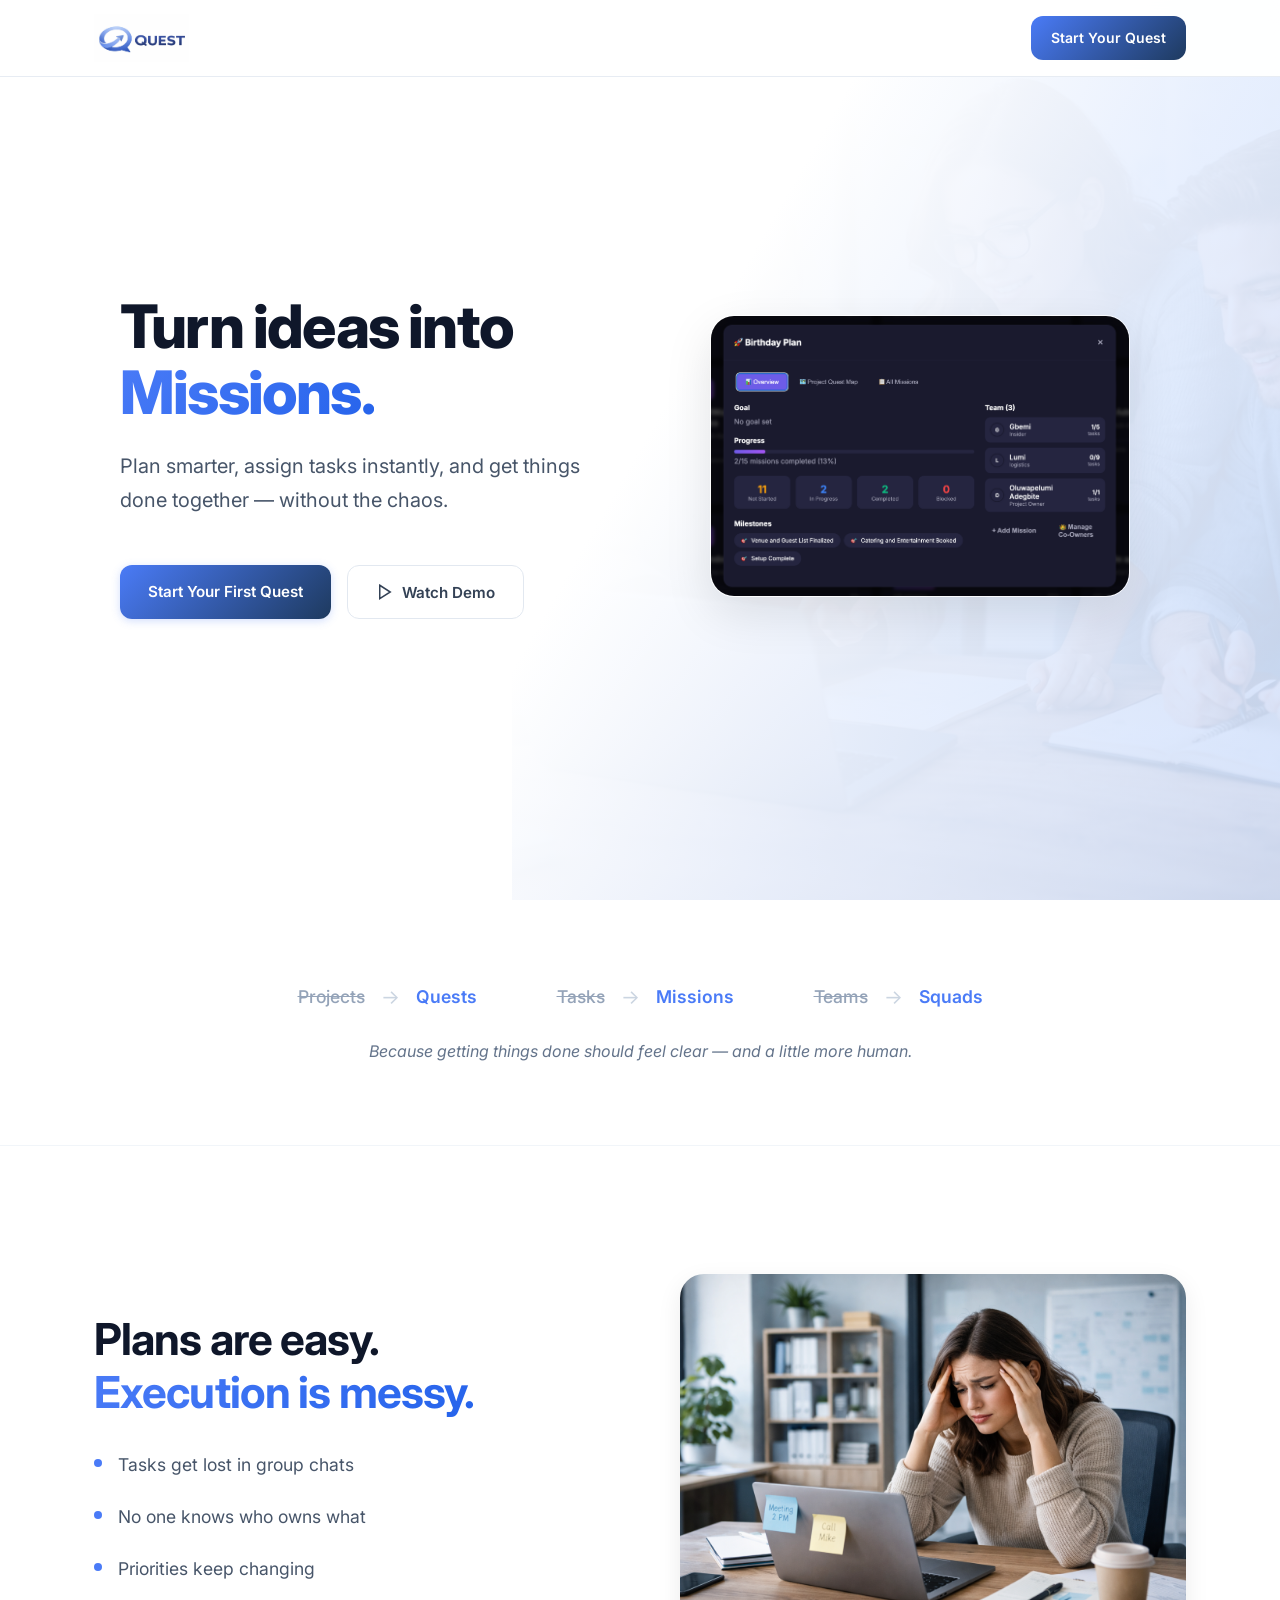
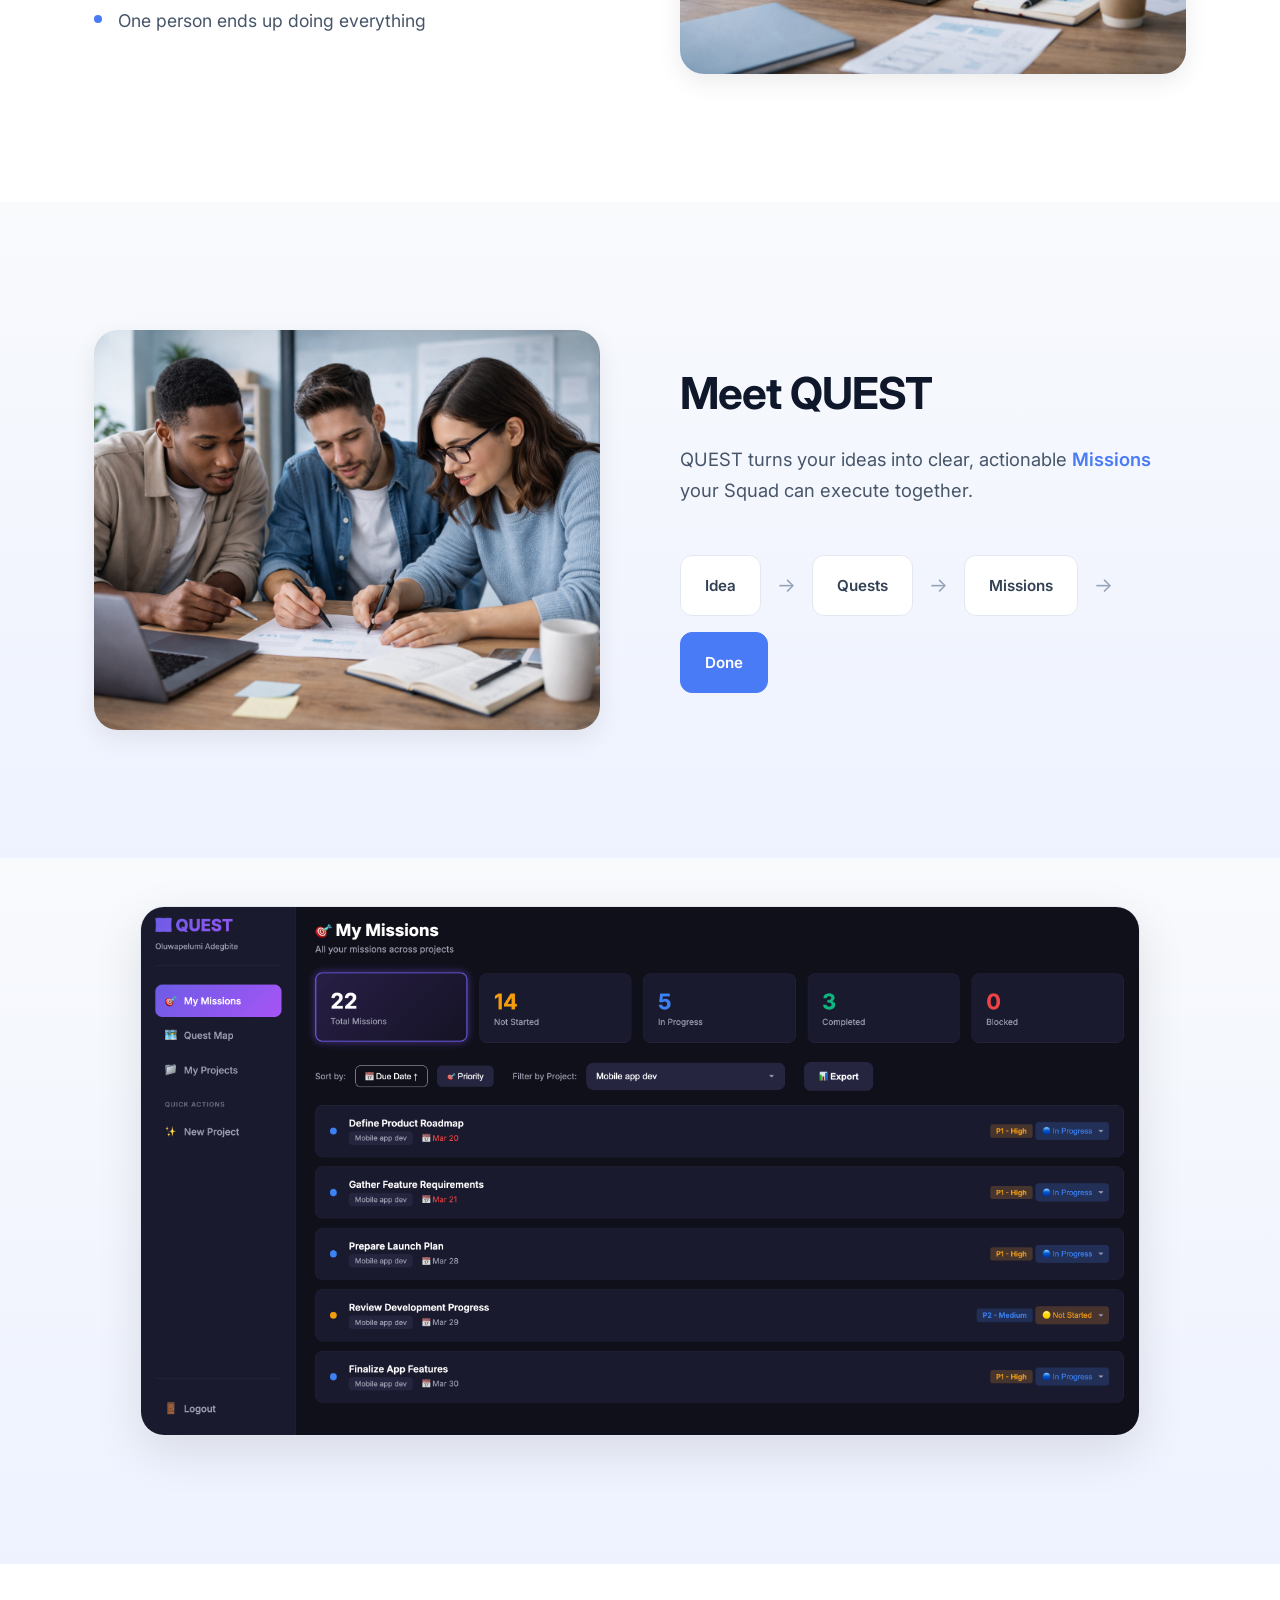
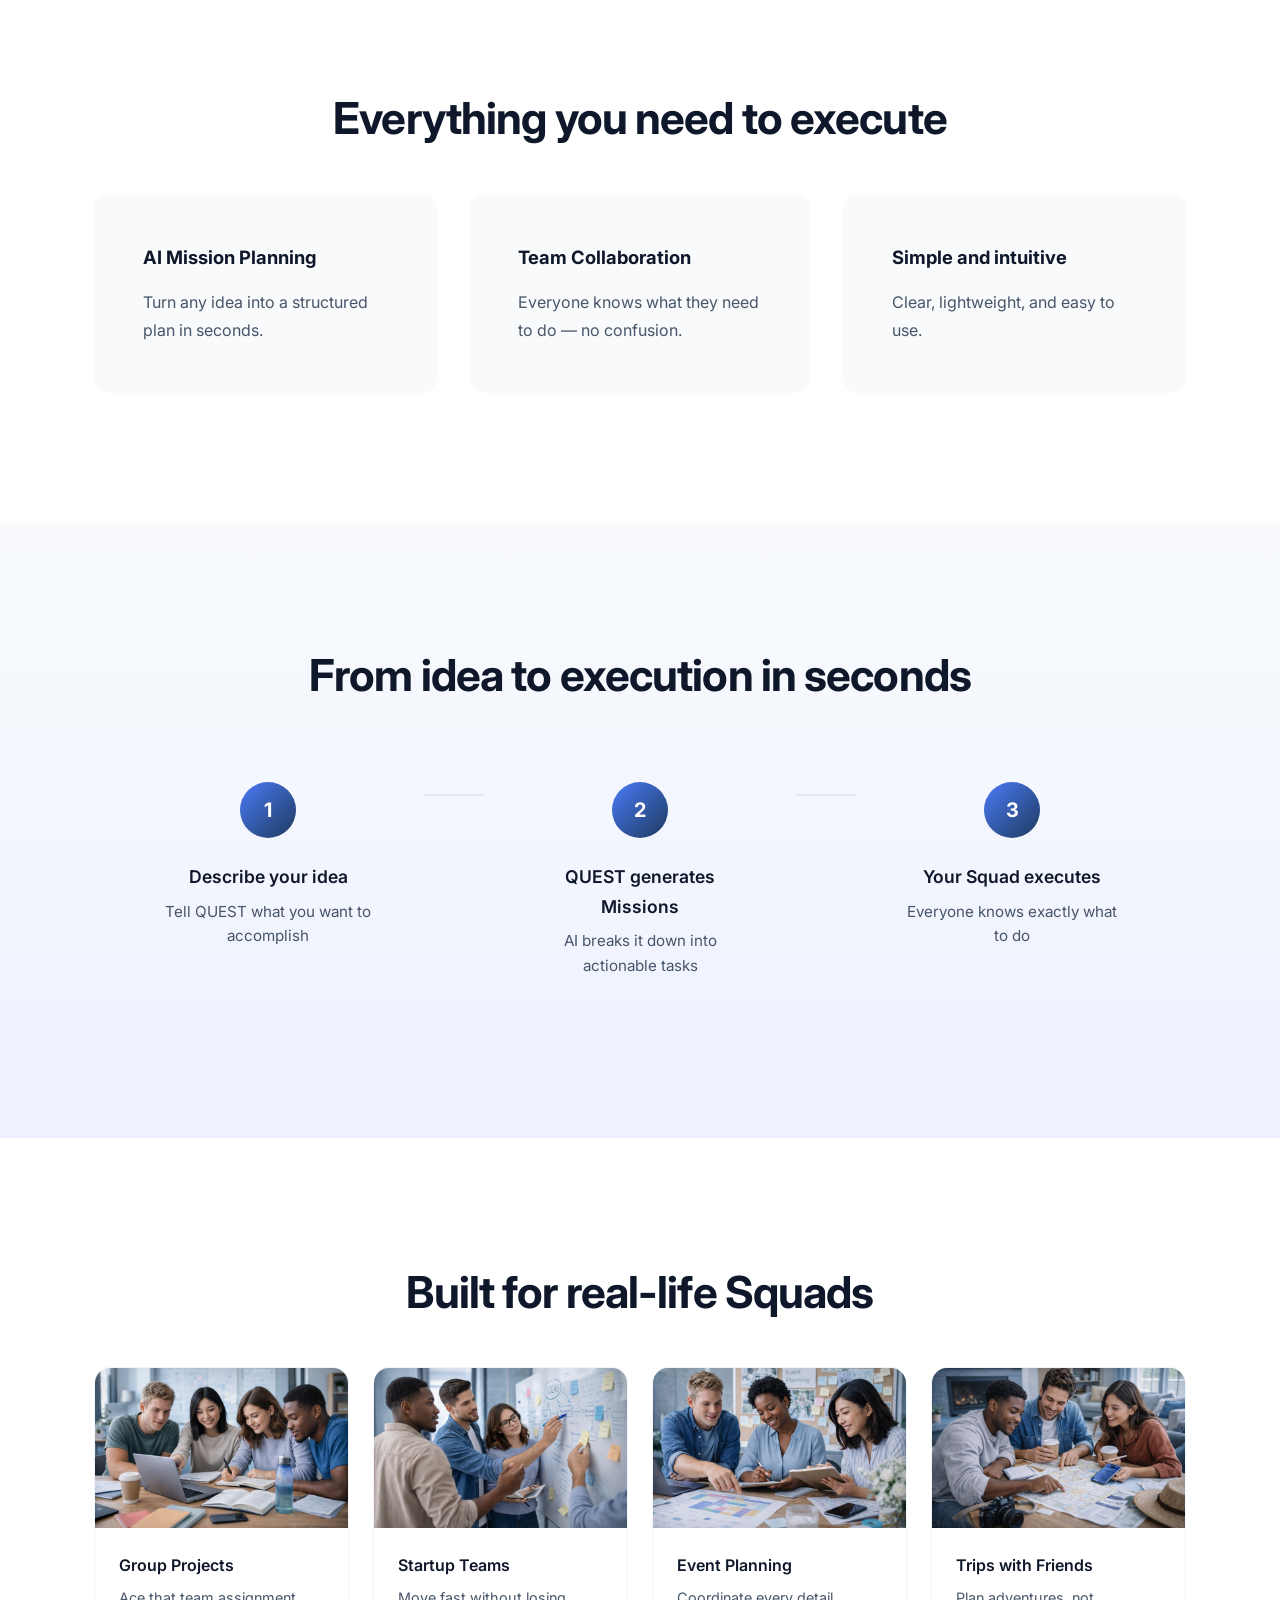
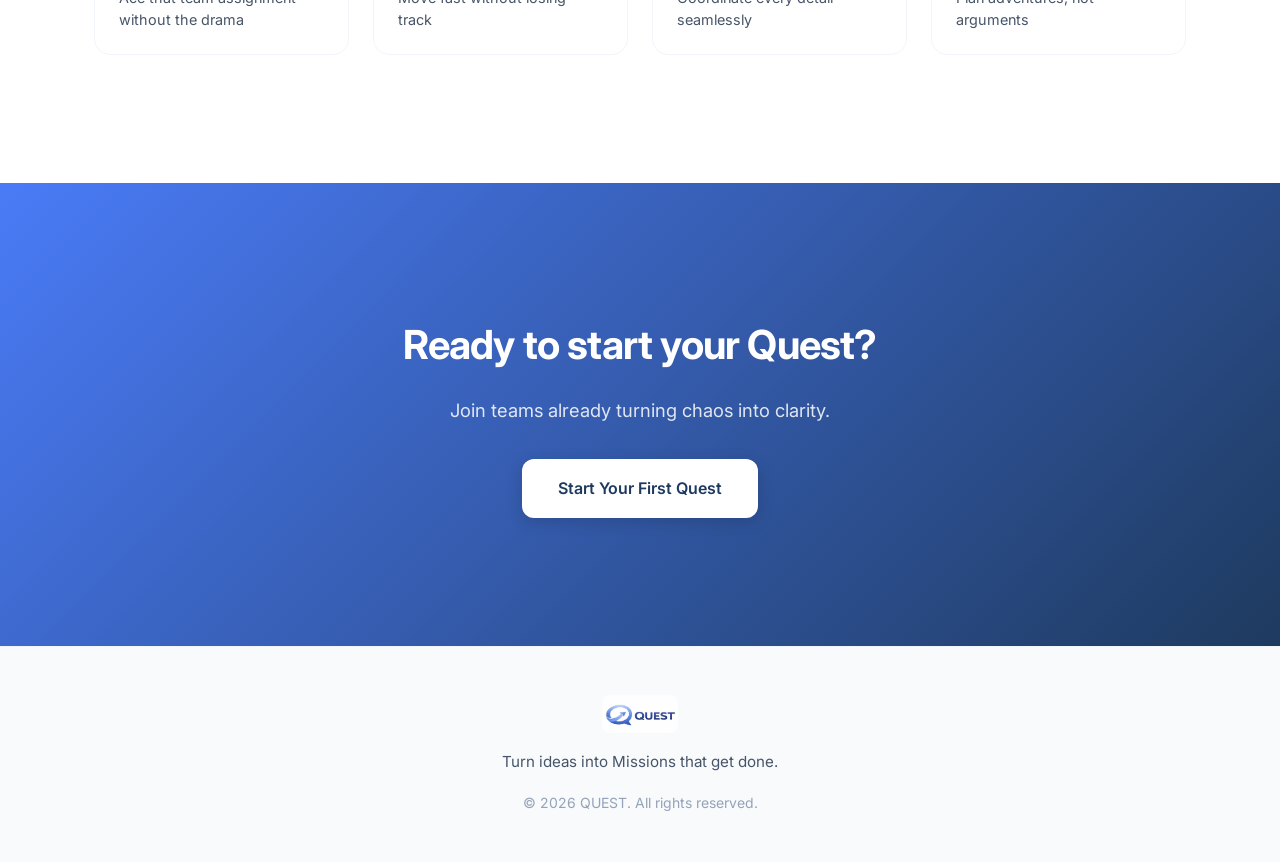
<file: index.html>
<!DOCTYPE html>
<html lang="en">
<head>
    <meta charset="UTF-8">
    <meta name="viewport" content="width=device-width, initial-scale=1.0">
    <title>QUEST — Turn Ideas into Missions</title>
    <meta name="description" content="QUEST helps teams turn ideas into clear, actionable missions. Plan smarter, assign tasks instantly, and get things done together.">
    
    <!-- Fonts -->
    <link rel="preconnect" href="https://fonts.googleapis.com">
    <link rel="preconnect" href="https://fonts.gstatic.com" crossorigin>
    <link href="https://fonts.googleapis.com/css2?family=Inter:wght@400;500;600;700;800&display=swap" rel="stylesheet">
    
    <!-- AOS Animation Library -->
    <link href="https://unpkg.com/aos@2.3.1/dist/aos.css" rel="stylesheet">
    
    <!-- Styles -->
    <link rel="stylesheet" href="styles.css">
    
    <!-- Favicon -->
    <link rel="icon" href="images/logo-icon.PNG" type="image/png">
</head>
<body>
    <!-- Navigation -->
    <nav class="navbar" id="navbar">
        <div class="nav-container">
            <a href="#" class="nav-logo">
                <img src="images/logo-quest.png" alt="QUEST Logo" class="nav-logo-full">
            </a>
            <a href="/login" class="nav-cta">
                Start Your Quest
            </a>
        </div>
    </nav>

    <!-- Hero Section -->
    <section class="hero" id="hero">
        <div class="hero-background">
            <img src="images/hero-team.png" alt="Team collaborating" class="hero-bg-image">
            <div class="hero-bg-overlay"></div>
            <div class="hero-bg-color"></div>
        </div>
        <div class="hero-container">
            <div class="hero-content" data-aos="fade-up">
                <h1 class="hero-headline">
                    Turn ideas into<br><span class="gradient-text">Missions.</span>
                </h1>
                <p class="hero-subheadline">
                    Plan smarter, assign tasks instantly, and get things done together — without the chaos.
                </p>
                
                <div class="hero-ctas">
                    <a href="https://script.google.com/macros/s/AKfycbxpVtmbsbYZnCoX_pommnl0LDabCPg_MjdkUtiKW9P788MpAIFYPhop9p5slQW3AK1A/exec" class="btn btn-primary">
                        Start Your First Quest
                    </a>
                    <button class="btn btn-secondary" id="watchDemoBtn">
                        <svg width="18" height="18" viewBox="0 0 24 24" fill="none" stroke="currentColor" stroke-width="2">
                            <polygon points="5 3 19 12 5 21 5 3"></polygon>
                        </svg>
                        Watch Demo
                    </button>
                </div>
            </div>
            
            <div class="hero-visual" data-aos="fade-left" data-aos-delay="200">
                <div class="hero-screenshot">
                    <img src="images/hero-missions-card.png" alt="QUEST Missions Interface">
                </div>
            </div>
        </div>
    </section>

    <!-- Translation Section -->
    <section class="translation" id="translation">
        <div class="container">
            <div class="translation-content" data-aos="fade-up">
                <div class="translation-grid">
                    <div class="translation-item">
                        <span class="translation-old">Projects</span>
                        <span class="translation-arrow">→</span>
                        <span class="translation-new">Quests</span>
                    </div>
                    <div class="translation-item">
                        <span class="translation-old">Tasks</span>
                        <span class="translation-arrow">→</span>
                        <span class="translation-new">Missions</span>
                    </div>
                    <div class="translation-item">
                        <span class="translation-old">Teams</span>
                        <span class="translation-arrow">→</span>
                        <span class="translation-new">Squads</span>
                    </div>
                </div>
                <p class="translation-subtext">Because getting things done should feel clear — and a little more human.</p>
            </div>
        </div>
    </section>

    <!-- Problem Section -->
    <section class="problem" id="problem">
        <div class="container">
            <div class="problem-layout">
                <div class="problem-content" data-aos="fade-right">
                    <h2 class="section-headline">
                        Plans are easy.<br><span class="gradient-text">Execution is messy.</span>
                    </h2>
                    <div class="problem-list">
                        <div class="problem-item">
                            <div class="problem-marker"></div>
                            <p>Tasks get lost in group chats</p>
                        </div>
                        <div class="problem-item">
                            <div class="problem-marker"></div>
                            <p>No one knows who owns what</p>
                        </div>
                        <div class="problem-item">
                            <div class="problem-marker"></div>
                            <p>Priorities keep changing</p>
                        </div>
                        <div class="problem-item">
                            <div class="problem-marker"></div>
                            <p>One person ends up doing everything</p>
                        </div>
                    </div>
                </div>
                <div class="problem-image" data-aos="fade-left">
                    <img src="images/problem-overwhelmed.png" alt="Overwhelmed with tasks">
                </div>
            </div>
        </div>
    </section>

    <!-- Solution Section -->
    <section class="solution" id="solution">
        <div class="container">
            <div class="solution-layout">
                <div class="solution-image" data-aos="fade-right">
                    <img src="images/solution-team.png" alt="Team collaborating">
                </div>
                <div class="solution-content" data-aos="fade-left">
                    <h2 class="section-headline">Meet QUEST</h2>
                    <p class="solution-description">
                        QUEST turns your ideas into clear, actionable <strong>Missions</strong> your Squad can execute together.
                    </p>
                    <div class="solution-flow">
                        <div class="flow-step">
                            <span class="flow-label">Idea</span>
                        </div>
                        <span class="flow-arrow">→</span>
                        <div class="flow-step">
                            <span class="flow-label">Quests</span>
                        </div>
                        <span class="flow-arrow">→</span>
                        <div class="flow-step">
                            <span class="flow-label">Missions</span>
                        </div>
                        <span class="flow-arrow">→</span>
                        <div class="flow-step flow-step-done">
                            <span class="flow-label">Done</span>
                        </div>
                    </div>
                </div>
            </div>
        </div>
    </section>

    <!-- Dashboard Preview -->
    <section class="dashboard-preview" id="dashboard-preview">
        <div class="container">
            <div class="dashboard-image" data-aos="zoom-in">
                <img src="images/app-dashboard.png" alt="QUEST Dashboard">
            </div>
        </div>
    </section>

    <!-- Features Section -->
    <section class="features" id="features">
        <div class="container">
            <h2 class="section-headline centered" data-aos="fade-up">Everything you need to execute</h2>
            <div class="features-grid">
                <div class="feature-card" data-aos="fade-up" data-aos-delay="100">
                    <h3 class="feature-title">AI Mission Planning</h3>
                    <p class="feature-description">
                        Turn any idea into a structured plan in seconds.
                    </p>
                </div>
                <div class="feature-card" data-aos="fade-up" data-aos-delay="200">
                    <h3 class="feature-title">Team Collaboration</h3>
                    <p class="feature-description">
                        Everyone knows what they need to do — no confusion.
                    </p>
                </div>
                <div class="feature-card" data-aos="fade-up" data-aos-delay="300">
                    <h3 class="feature-title">Simple and intuitive</h3>
                    <p class="feature-description">
                        Clear, lightweight, and easy to use.
                    </p>
                </div>
            </div>
        </div>
    </section>

    <!-- How It Works Section -->
    <section class="how-it-works" id="how-it-works">
        <div class="container">
            <h2 class="section-headline centered" data-aos="fade-up">From idea to execution in seconds</h2>
            <div class="steps-container">
                <div class="step" data-aos="fade-up" data-aos-delay="100">
                    <div class="step-number">1</div>
                    <h3 class="step-title">Describe your idea</h3>
                    <p class="step-description">Tell QUEST what you want to accomplish</p>
                </div>
                <div class="step-connector"></div>
                <div class="step" data-aos="fade-up" data-aos-delay="200">
                    <div class="step-number">2</div>
                    <h3 class="step-title">QUEST generates Missions</h3>
                    <p class="step-description">AI breaks it down into actionable tasks</p>
                </div>
                <div class="step-connector"></div>
                <div class="step" data-aos="fade-up" data-aos-delay="300">
                    <div class="step-number">3</div>
                    <h3 class="step-title">Your Squad executes</h3>
                    <p class="step-description">Everyone knows exactly what to do</p>
                </div>
            </div>
        </div>
    </section>

    <!-- Use Cases Section -->
    <section class="use-cases" id="use-cases">
        <div class="container">
            <h2 class="section-headline centered" data-aos="fade-up">Built for real-life Squads</h2>
            <div class="use-cases-grid">
                <div class="use-case-card" data-aos="fade-up" data-aos-delay="100">
                    <div class="use-case-image">
                        <img src="images/usecase-students.png" alt="Students working together">
                    </div>
                    <div class="use-case-content">
                        <h3 class="use-case-title">Group Projects</h3>
                        <p class="use-case-description">Ace that team assignment without the drama</p>
                    </div>
                </div>
                <div class="use-case-card" data-aos="fade-up" data-aos-delay="200">
                    <div class="use-case-image">
                        <img src="images/usecase-startup.png" alt="Startup team brainstorming">
                    </div>
                    <div class="use-case-content">
                        <h3 class="use-case-title">Startup Teams</h3>
                        <p class="use-case-description">Move fast without losing track</p>
                    </div>
                </div>
                <div class="use-case-card" data-aos="fade-up" data-aos-delay="300">
                    <div class="use-case-image">
                        <img src="images/usecase-event.png" alt="Event planning">
                    </div>
                    <div class="use-case-content">
                        <h3 class="use-case-title">Event Planning</h3>
                        <p class="use-case-description">Coordinate every detail seamlessly</p>
                    </div>
                </div>
                <div class="use-case-card" data-aos="fade-up" data-aos-delay="400">
                    <div class="use-case-image">
                        <img src="images/usecase-travel.png" alt="Friends planning trip">
                    </div>
                    <div class="use-case-content">
                        <h3 class="use-case-title">Trips with Friends</h3>
                        <p class="use-case-description">Plan adventures, not arguments</p>
                    </div>
                </div>
            </div>
        </div>
    </section>

    <!-- Final CTA Section -->
    <section class="final-cta" id="final-cta">
        <div class="container">
            <div class="cta-content" data-aos="fade-up">
                <h2 class="cta-headline">Ready to start your Quest?</h2>
                <p class="cta-subheadline">Join teams already turning chaos into clarity.</p>
                <a href="https://script.google.com/macros/s/AKfycbxpVtmbsbYZnCoX_pommnl0LDabCPg_MjdkUtiKW9P788MpAIFYPhop9p5slQW3AK1A/exec" class="btn btn-primary btn-large">
                    Start Your First Quest
                </a>
            </div>
        </div>
    </section>

    <!-- Footer -->
    <footer class="footer">
        <div class="container">
            <div class="footer-content">
                <div class="footer-logo">
                    <img src="images/logo-quest.png" alt="QUEST Logo">
                </div>
                <p class="footer-tagline">Turn ideas into Missions that get done.</p>
                <p class="footer-copyright">© 2026 QUEST. All rights reserved.</p>
            </div>
        </div>
    </footer>

    <!-- Video Modal -->
    <div class="video-modal" id="videoModal">
        <div class="modal-overlay" id="modalOverlay"></div>
        <div class="modal-content">
            <button class="modal-close" id="modalClose">
                <svg width="24" height="24" viewBox="0 0 24 24" fill="none" stroke="currentColor" stroke-width="2">
                    <line x1="18" y1="6" x2="6" y2="18"></line>
                    <line x1="6" y1="6" x2="18" y2="18"></line>
                </svg>
            </button>
            <div class="video-container">
                <iframe 
                    id="demoVideo"
                    src="" 
                    width="100%" 
                    height="100%" 
                    allow="autoplay; encrypted-media" 
                    allowfullscreen>
                </iframe>
            </div>
        </div>
    </div>

    <!-- Scripts -->
    <script src="https://unpkg.com/aos@2.3.1/dist/aos.js"></script>
    <script src="script.js"></script>
</body>
</html>
</file>
<file: styles.css>
/* ================================
   CSS Variables & Reset
================================ */
:root {
    --color-deep-navy: #1E3A5F;
    --color-primary-blue: #4A7BF7;
    --color-light-blue: #7BA4F7;
    --color-soft-periwinkle: #A8C0F7;
    --color-near-white: #F8FAFC;
    --color-white: #FFFFFF;
    --color-gray-50: #F8FAFC;
    --color-gray-100: #F1F5F9;
    --color-gray-200: #E2E8F0;
    --color-gray-300: #CBD5E1;
    --color-gray-400: #94A3B8;
    --color-gray-500: #64748B;
    --color-gray-600: #475569;
    --color-gray-700: #334155;
    --color-gray-800: #1E293B;
    --color-gray-900: #0F172A;
    
    --gradient-primary: linear-gradient(135deg, #4A7BF7 0%, #1E3A5F 100%);
    --gradient-light: linear-gradient(180deg, #F8FAFC 0%, #EEF2FF 100%);
    --gradient-text: linear-gradient(135deg, #4A7BF7 0%, #2563EB 100%);
    
    --font-family: 'Inter', -apple-system, BlinkMacSystemFont, 'Segoe UI', Roboto, sans-serif;
    
    --spacing-xs: 0.5rem;
    --spacing-sm: 1rem;
    --spacing-md: 1.5rem;
    --spacing-lg: 2rem;
    --spacing-xl: 3rem;
    --spacing-2xl: 5rem;
    --spacing-3xl: 8rem;
    
    --radius-sm: 8px;
    --radius-md: 12px;
    --radius-lg: 16px;
    --radius-xl: 24px;
    
    --shadow-sm: 0 1px 2px rgba(0, 0, 0, 0.04);
    --shadow-md: 0 4px 12px rgba(0, 0, 0, 0.06);
    --shadow-lg: 0 8px 24px rgba(0, 0, 0, 0.08);
    --shadow-xl: 0 16px 48px rgba(0, 0, 0, 0.1);
    
    --transition-fast: 0.15s ease;
    --transition-normal: 0.25s ease;
    --transition-slow: 0.4s ease;
}

*, *::before, *::after {
    margin: 0;
    padding: 0;
    box-sizing: border-box;
}

html {
    scroll-behavior: smooth;
    -webkit-font-smoothing: antialiased;
    -moz-osx-font-smoothing: grayscale;
}

body {
    font-family: var(--font-family);
    font-size: 16px;
    line-height: 1.7;
    color: var(--color-gray-700);
    background-color: var(--color-white);
    overflow-x: hidden;
}

img {
    max-width: 100%;
    height: auto;
    display: block;
}

a {
    text-decoration: none;
    color: inherit;
}

/* ================================
   Utility Classes
================================ */
.container {
    max-width: 1140px;
    margin: 0 auto;
    padding: 0 var(--spacing-md);
}

.gradient-text {
    background: var(--gradient-text);
    -webkit-background-clip: text;
    -webkit-text-fill-color: transparent;
    background-clip: text;
}

.centered {
    text-align: center;
}

/* ================================
   Typography
================================ */
.section-headline {
    font-size: 2.75rem;
    font-weight: 700;
    line-height: 1.2;
    color: var(--color-gray-900);
    margin-bottom: var(--spacing-lg);
    letter-spacing: -0.02em;
}

.section-headline.centered {
    text-align: center;
    margin-bottom: var(--spacing-xl);
}

/* ================================
   Buttons
================================ */
.btn {
    display: inline-flex;
    align-items: center;
    justify-content: center;
    gap: var(--spacing-xs);
    padding: 0.875rem 1.75rem;
    font-family: var(--font-family);
    font-size: 0.95rem;
    font-weight: 600;
    border-radius: var(--radius-md);
    border: none;
    cursor: pointer;
    transition: all var(--transition-normal);
}

.btn-primary {
    background: var(--gradient-primary);
    color: var(--color-white);
    box-shadow: 0 2px 8px rgba(74, 123, 247, 0.25);
}

.btn-primary:hover {
    transform: translateY(-2px);
    box-shadow: 0 4px 16px rgba(74, 123, 247, 0.35);
}

.btn-secondary {
    background: var(--color-white);
    color: var(--color-gray-700);
    border: 1px solid var(--color-gray-200);
}

.btn-secondary:hover {
    background: var(--color-gray-50);
    border-color: var(--color-gray-300);
}

.btn-large {
    padding: 1rem 2.25rem;
    font-size: 1rem;
}

/* ================================
   Navigation
================================ */
.navbar {
    position: fixed;
    top: 0;
    left: 0;
    right: 0;
    z-index: 1000;
    background: rgba(255, 255, 255, 0.95);
    backdrop-filter: blur(20px);
    border-bottom: 1px solid rgba(226, 232, 240, 0.8);
    transition: all var(--transition-normal);
}

.navbar.scrolled {
    box-shadow: var(--shadow-md);
}

.nav-container {
    max-width: 1140px;
    margin: 0 auto;
    padding: 0.875rem var(--spacing-md);
    display: flex;
    align-items: center;
    justify-content: space-between;
}

.nav-logo {
    display: flex;
    align-items: center;
}

.nav-logo-full {
    height: 48px;
    width: auto;
    max-width: 140px;
    object-fit: contain;
}

.nav-cta {
    padding: 0.625rem 1.25rem;
    font-size: 0.875rem;
    font-weight: 600;
    background: var(--gradient-primary);
    color: var(--color-white);
    border-radius: var(--radius-md);
    transition: all var(--transition-normal);
}

.nav-cta:hover {
    transform: translateY(-1px);
    box-shadow: 0 4px 12px rgba(74, 123, 247, 0.3);
}

/* ================================
   Hero Section
================================ */
.hero {
    position: relative;
    padding-top: 140px;
    padding-bottom: var(--spacing-3xl);
    min-height: 100vh;
    display: flex;
    align-items: center;
    overflow: hidden;
}

.hero-background {
    position: absolute;
    top: 0;
    right: 0;
    width: 60%;
    height: 100%;
    z-index: 0;
    overflow: hidden;
}

.hero-bg-image {
    width: 100%;
    height: 100%;
    object-fit: cover;
    opacity: 0.35;
}

.hero-bg-overlay {
    position: absolute;
    top: 0;
    left: 0;
    right: 0;
    bottom: 0;
    background: linear-gradient(
        120deg,
        var(--color-white) 0%,
        var(--color-white) 30%,
        rgba(232, 240, 255, 0.9) 60%,
        rgba(200, 220, 255, 0.7) 100%
    );
}

.hero-bg-color {
    position: absolute;
    top: -50%;
    right: -20%;
    width: 80%;
    height: 150%;
    background: radial-gradient(
        ellipse at center,
        rgba(74, 123, 247, 0.12) 0%,
        rgba(74, 123, 247, 0.05) 40%,
        transparent 70%
    );
    z-index: -1;
}

.hero-container {
    position: relative;
    z-index: 1;
    max-width: 1140px;
    margin: 0 auto;
    padding: 0 var(--spacing-md);
    display: grid;
    grid-template-columns: 1fr 1fr;
    gap: var(--spacing-2xl);
    align-items: center;
}

.hero-headline {
    font-size: 3.75rem;
    font-weight: 800;
    line-height: 1.1;
    color: var(--color-gray-900);
    margin-bottom: var(--spacing-md);
    letter-spacing: -0.03em;
}

.hero-subheadline {
    font-size: 1.25rem;
    color: var(--color-gray-600);
    margin-bottom: var(--spacing-xl);
    max-width: 480px;
    line-height: 1.7;
}

.hero-ctas {
    display: flex;
    gap: var(--spacing-sm);
    flex-wrap: wrap;
}

/* Hero Screenshot */
.hero-screenshot {
    max-width: 420px;
    width: 100%;
    border-radius: var(--radius-xl);
    overflow: hidden;
    box-shadow: var(--shadow-xl);
    border: 1px solid rgba(255, 255, 255, 0.8);
}

.hero-screenshot img {
    width: 100%;
    height: auto;
    display: block;
}

/* Missions Card */
.hero-visual {
    display: flex;
    justify-content: center;
}

.missions-card {
    background: var(--color-white);
    border-radius: var(--radius-lg);
    box-shadow: var(--shadow-xl);
    padding: var(--spacing-lg);
    width: 100%;
    max-width: 360px;
    border: 1px solid var(--color-gray-100);
}

.missions-header {
    margin-bottom: var(--spacing-md);
    padding-bottom: var(--spacing-sm);
    border-bottom: 1px solid var(--color-gray-100);
}

.missions-title {
    font-weight: 600;
    font-size: 1rem;
    color: var(--color-gray-900);
}

.mission-item {
    display: flex;
    align-items: center;
    justify-content: space-between;
    padding: var(--spacing-sm) var(--spacing-md);
    background: var(--color-gray-50);
    border-radius: var(--radius-md);
    margin-bottom: var(--spacing-xs);
    transition: all var(--transition-fast);
}

.mission-item:last-child {
    margin-bottom: 0;
}

.mission-item:hover {
    background: var(--color-gray-100);
}

.mission-content {
    display: flex;
    flex-direction: column;
    gap: 2px;
}

.mission-name {
    font-weight: 600;
    color: var(--color-gray-800);
    font-size: 0.9rem;
}

.mission-assignee {
    font-size: 0.8rem;
    color: var(--color-gray-500);
}

.mission-status {
    width: 10px;
    height: 10px;
    border-radius: 50%;
    flex-shrink: 0;
}

.status-done {
    background: #22C55E;
}

.status-progress {
    background: #F59E0B;
}

.status-pending {
    background: var(--color-gray-300);
}

/* ================================
   Translation Section
================================ */
.translation {
    padding: var(--spacing-2xl) 0;
    background: var(--color-white);
    border-bottom: 1px solid var(--color-gray-100);
}

.translation-content {
    text-align: center;
}

.translation-grid {
    display: flex;
    justify-content: center;
    gap: var(--spacing-2xl);
    margin-bottom: var(--spacing-md);
    flex-wrap: wrap;
}

.translation-item {
    display: flex;
    align-items: center;
    gap: var(--spacing-sm);
    font-size: 1.1rem;
}

.translation-old {
    color: var(--color-gray-400);
    text-decoration: line-through;
    font-weight: 500;
}

.translation-arrow {
    color: var(--color-gray-300);
    font-size: 1.25rem;
}

.translation-new {
    color: var(--color-primary-blue);
    font-weight: 600;
}

.translation-subtext {
    font-size: 1rem;
    color: var(--color-gray-500);
    font-style: italic;
}

/* ================================
   Problem Section
================================ */
.problem {
    padding: var(--spacing-3xl) 0;
    background: var(--color-white);
}

.problem-layout {
    display: grid;
    grid-template-columns: 1fr 1fr;
    gap: var(--spacing-2xl);
    align-items: center;
}

.problem-content .section-headline {
    text-align: left;
}

.problem-list {
    display: flex;
    flex-direction: column;
    gap: var(--spacing-md);
}

.problem-item {
    display: flex;
    align-items: flex-start;
    gap: var(--spacing-sm);
}

.problem-marker {
    width: 8px;
    height: 8px;
    background: var(--color-primary-blue);
    border-radius: 50%;
    margin-top: 8px;
    flex-shrink: 0;
}

.problem-item p {
    font-size: 1.1rem;
    color: var(--color-gray-600);
    line-height: 1.6;
}

.problem-image {
    border-radius: var(--radius-xl);
    overflow: hidden;
    box-shadow: var(--shadow-lg);
}

.problem-image img {
    width: 100%;
    height: 400px;
    object-fit: cover;
}

/* ================================
   Solution Section
================================ */
.solution {
    padding: var(--spacing-3xl) 0;
    background: var(--gradient-light);
}

.solution-layout {
    display: grid;
    grid-template-columns: 1fr 1fr;
    gap: var(--spacing-2xl);
    align-items: center;
}

.solution-image {
    border-radius: var(--radius-xl);
    overflow: hidden;
    box-shadow: var(--shadow-lg);
}

.solution-image img {
    width: 100%;
    height: 400px;
    object-fit: cover;
}

.solution-content .section-headline {
    text-align: left;
    margin-bottom: var(--spacing-md);
}

.solution-description {
    font-size: 1.15rem;
    color: var(--color-gray-600);
    margin-bottom: var(--spacing-xl);
    line-height: 1.7;
}

.solution-description strong {
    color: var(--color-primary-blue);
    font-weight: 600;
}

.solution-flow {
    display: flex;
    align-items: center;
    gap: var(--spacing-sm);
    flex-wrap: wrap;
}

.flow-step {
    padding: var(--spacing-sm) var(--spacing-md);
    background: var(--color-white);
    border-radius: var(--radius-md);
    border: 1px solid var(--color-gray-200);
}

.flow-step-done {
    background: var(--color-primary-blue);
    border-color: var(--color-primary-blue);
}

.flow-step-done .flow-label {
    color: var(--color-white);
}

.flow-label {
    font-weight: 600;
    font-size: 0.95rem;
    color: var(--color-gray-700);
}

.flow-arrow {
    color: var(--color-gray-400);
    font-size: 1.25rem;
}

/* ================================
   Dashboard Preview
================================ */
.dashboard-preview {
    padding: var(--spacing-xl) 0 var(--spacing-3xl);
    background: var(--gradient-light);
}

.dashboard-image {
    max-width: 1000px;
    margin: 0 auto;
    border-radius: var(--radius-xl);
    overflow: hidden;
    box-shadow: var(--shadow-xl);
    border: 1px solid var(--color-gray-200);
}

.dashboard-image img {
    width: 100%;
}

/* ================================
   Features Section
================================ */
.features {
    padding: var(--spacing-3xl) 0;
    background: var(--color-white);
}

.features-grid {
    display: grid;
    grid-template-columns: repeat(3, 1fr);
    gap: var(--spacing-lg);
}

.feature-card {
    background: var(--color-gray-50);
    border-radius: var(--radius-lg);
    padding: var(--spacing-xl);
    transition: all var(--transition-normal);
    border: 1px solid transparent;
}

.feature-card:hover {
    background: var(--color-white);
    border-color: var(--color-gray-200);
    box-shadow: var(--shadow-lg);
    transform: translateY(-4px);
}

.feature-title {
    font-size: 1.15rem;
    font-weight: 700;
    color: var(--color-gray-900);
    margin-bottom: var(--spacing-sm);
}

.feature-description {
    color: var(--color-gray-600);
    line-height: 1.7;
    font-size: 1rem;
}

/* ================================
   How It Works Section
================================ */
.how-it-works {
    padding: var(--spacing-3xl) 0;
    background: var(--gradient-light);
}

.steps-container {
    display: flex;
    align-items: flex-start;
    justify-content: center;
    gap: var(--spacing-sm);
}

.step {
    text-align: center;
    max-width: 280px;
    padding: var(--spacing-lg);
}

.step-number {
    width: 56px;
    height: 56px;
    background: var(--gradient-primary);
    color: var(--color-white);
    font-size: 1.25rem;
    font-weight: 700;
    border-radius: 50%;
    display: flex;
    align-items: center;
    justify-content: center;
    margin: 0 auto var(--spacing-md);
}

.step-title {
    font-size: 1.1rem;
    font-weight: 600;
    color: var(--color-gray-900);
    margin-bottom: var(--spacing-xs);
}

.step-description {
    color: var(--color-gray-600);
    font-size: 0.95rem;
    line-height: 1.6;
}

.step-connector {
    width: 60px;
    height: 2px;
    background: var(--color-gray-200);
    margin-top: 44px;
    flex-shrink: 0;
}

/* ================================
   Use Cases Section
================================ */
.use-cases {
    padding: var(--spacing-3xl) 0;
    background: var(--color-white);
}

.use-cases-grid {
    display: grid;
    grid-template-columns: repeat(4, 1fr);
    gap: var(--spacing-md);
}

.use-case-card {
    background: var(--color-white);
    border-radius: var(--radius-lg);
    overflow: hidden;
    transition: all var(--transition-normal);
    border: 1px solid var(--color-gray-100);
}

.use-case-card:hover {
    transform: translateY(-4px);
    box-shadow: var(--shadow-lg);
    border-color: var(--color-gray-200);
}

.use-case-image {
    height: 160px;
    overflow: hidden;
}

.use-case-image img {
    width: 100%;
    height: 100%;
    object-fit: cover;
    transition: transform var(--transition-slow);
}

.use-case-card:hover .use-case-image img {
    transform: scale(1.05);
}

.use-case-content {
    padding: var(--spacing-md);
}

.use-case-title {
    font-size: 1rem;
    font-weight: 600;
    color: var(--color-gray-900);
    margin-bottom: var(--spacing-xs);
}

.use-case-description {
    color: var(--color-gray-600);
    font-size: 0.9rem;
    line-height: 1.5;
}

/* ================================
   Final CTA Section
================================ */
.final-cta {
    padding: var(--spacing-3xl) 0;
    background: var(--gradient-primary);
}

.cta-content {
    text-align: center;
    max-width: 600px;
    margin: 0 auto;
}

.cta-headline {
    font-size: 2.5rem;
    font-weight: 700;
    color: var(--color-white);
    margin-bottom: var(--spacing-sm);
    letter-spacing: -0.02em;
}

.cta-subheadline {
    font-size: 1.15rem;
    color: rgba(255, 255, 255, 0.85);
    margin-bottom: var(--spacing-lg);
}

.final-cta .btn-primary {
    background: var(--color-white);
    color: var(--color-deep-navy);
    box-shadow: 0 4px 16px rgba(0, 0, 0, 0.15);
}

.final-cta .btn-primary:hover {
    transform: translateY(-2px);
    box-shadow: 0 8px 24px rgba(0, 0, 0, 0.2);
}

/* ================================
   Footer
================================ */
.footer {
    padding: var(--spacing-xl) 0;
    background: var(--color-gray-50);
    border-top: 1px solid var(--color-gray-100);
}

.footer-content {
    text-align: center;
}

.footer-logo {
    display: inline-flex;
    align-items: center;
    gap: var(--spacing-xs);
    font-size: 1.125rem;
    font-weight: 700;
    color: var(--color-gray-900);
    margin-bottom: var(--spacing-sm);
}

.footer-logo img {
    height: 38px;
    max-width: 150px;
    border-radius: var(--radius-sm);
}

.footer-tagline {
    color: var(--color-gray-600);
    margin-bottom: var(--spacing-sm);
    font-size: 0.95rem;
}

.footer-copyright {
    color: var(--color-gray-400);
    font-size: 0.875rem;
}

/* ================================
   Video Modal
================================ */
.video-modal {
    position: fixed;
    top: 0;
    left: 0;
    right: 0;
    bottom: 0;
    z-index: 2000;
    display: flex;
    align-items: center;
    justify-content: center;
    opacity: 0;
    visibility: hidden;
    transition: all var(--transition-normal);
}

.video-modal.active {
    opacity: 1;
    visibility: visible;
}

.modal-overlay {
    position: absolute;
    top: 0;
    left: 0;
    right: 0;
    bottom: 0;
    background: rgba(0, 0, 0, 0.85);
}

.modal-content {
    position: relative;
    width: 90%;
    max-width: 900px;
    background: var(--color-gray-900);
    border-radius: var(--radius-lg);
    overflow: hidden;
    transform: scale(0.95);
    transition: all var(--transition-normal);
}

.video-modal.active .modal-content {
    transform: scale(1);
}

.modal-close {
    position: absolute;
    top: -48px;
    right: 0;
    background: none;
    border: none;
    color: var(--color-white);
    cursor: pointer;
    padding: var(--spacing-xs);
    transition: all var(--transition-fast);
    opacity: 0.8;
}

.modal-close:hover {
    opacity: 1;
    transform: scale(1.1);
}

.video-container {
    position: relative;
    padding-bottom: 56.25%;
    height: 0;
}

.video-container iframe {
    position: absolute;
    top: 0;
    left: 0;
    width: 100%;
    height: 100%;
    border: none;
}

/* ================================
   Responsive Design
================================ */
@media (max-width: 1024px) {

   .hero-screenshot {
    max-width: 360px;
    margin: 0 auto;
    }
    .hero-headline {
        font-size: 3rem;
    }
    
    .hero-container {
        grid-template-columns: 1fr;
        text-align: center;
    }
    
    .hero-subheadline {
        margin-left: auto;
        margin-right: auto;
    }
    
    .hero-ctas {
        justify-content: center;
    }
    
    .hero-background {
        width: 100%;
        opacity: 0.5;
    }
    
    .hero-bg-overlay {
        background: linear-gradient(180deg, rgba(255,255,255,0.95) 0%, rgba(255,255,255,0.8) 100%);
    }
    
    .problem-layout,
    .solution-layout {
        grid-template-columns: 1fr;
        gap: var(--spacing-xl);
    }
    
    .problem-content .section-headline,
    .solution-content .section-headline {
        text-align: center;
    }
    
    .problem-list {
        max-width: 500px;
        margin: 0 auto;
    }
    
    .solution-content {
        order: -1;
        text-align: center;
    }
    
    .solution-flow {
        justify-content: center;
    }
    
    .features-grid {
        grid-template-columns: 1fr;
        max-width: 500px;
        margin: 0 auto;
    }
    
    .use-cases-grid {
        grid-template-columns: repeat(2, 1fr);
    }
    
    .steps-container {
        flex-direction: column;
        align-items: center;
    }
    
    .step-connector {
        width: 2px;
        height: 40px;
        margin: 0;
    }
}

@media (max-width: 768px) {
    .hero-screenshot {
    max-width: 320px;
    }
    .hero {
        padding-top: 120px;
        min-height: auto;
        padding-bottom: var(--spacing-2xl);
    }
    
    .hero-headline {
        font-size: 2.5rem;
    }
    
    .hero-subheadline {
        font-size: 1.1rem;
    }
    
    .section-headline {
        font-size: 2rem;
    }
    
    .translation-grid {
        flex-direction: column;
        gap: var(--spacing-md);
    }
    
    .cta-headline {
        font-size: 2rem;
    }
    
    .btn {
        width: 100%;
    }
    
    .hero-ctas {
        flex-direction: column;
    }
    
    .problem-image img,
    .solution-image img {
        height: 300px;
    }
}

@media (max-width: 640px) {
    .use-cases-grid {
        grid-template-columns: 1fr;
        max-width: 400px;
        margin: 0 auto;
    }
}

@media (max-width: 480px) {
    .hero-headline {
        font-size: 2rem;
    }
    
    .section-headline {
        font-size: 1.75rem;
    }
    
    .nav-logo-full {
        height: 38px;
        max-width: 150px;
    }
    
    .nav-cta {
        padding: 0.5rem 1rem;
        font-size: 0.8rem;
    }
    
    .missions-card {
        max-width: 100%;
    }
    
    .step {
        padding: var(--spacing-md);
    }
}
</file>
